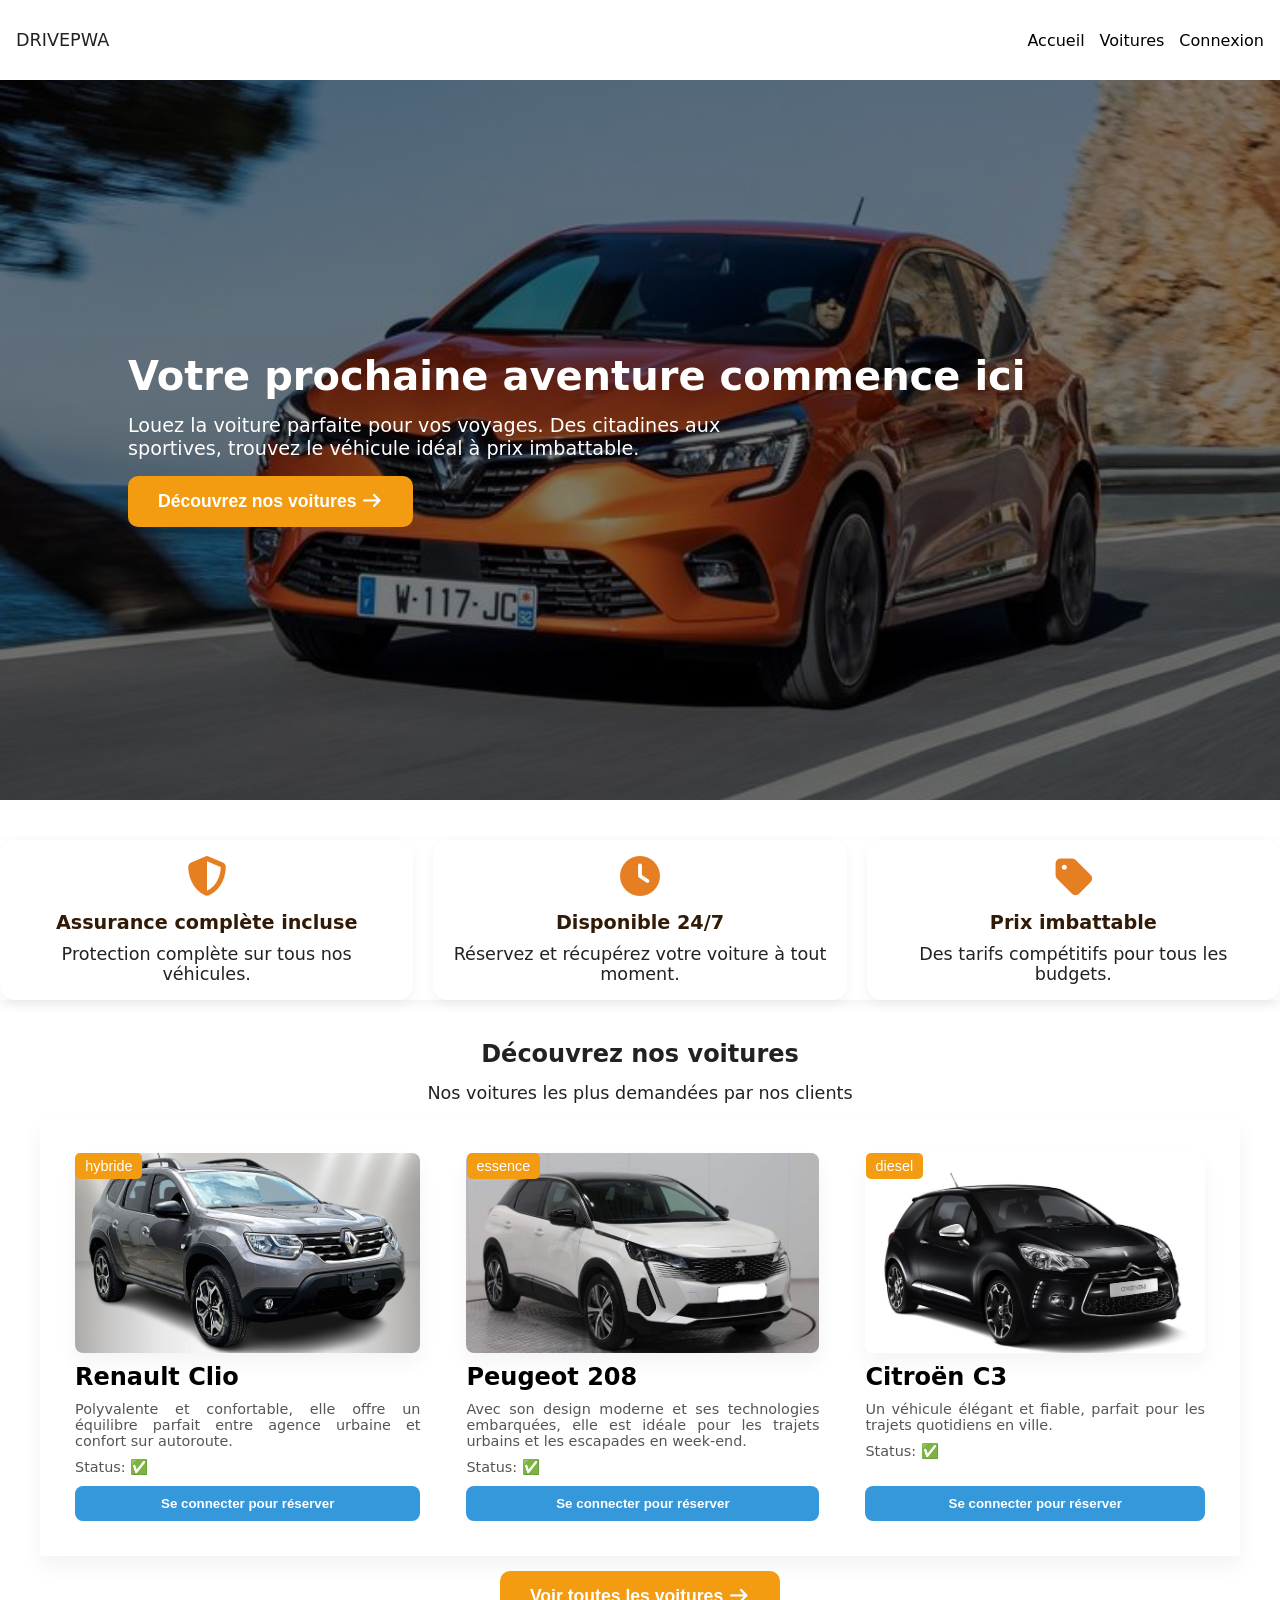
<file: index.html>
<!doctype html>
<html lang="fr">

<head>
  <meta charset="utf-8" />
  <meta name="viewport" content="width=device-width,initial-scale=1" />
  <title>To-Do PWA - Exemple</title>
  <link rel="manifest" href="manifest.json" crossorigin="anonymous" />
  <link rel="stylesheet" href="css/all.min.css">
  <link rel="stylesheet" href="css/styles.css" />
  <meta name="theme-color" content="#2d89ef" />
</head>

<body>
  <nav class="navbar">
      <div class="logo" onclick="showPage('home')">
        <p>DRIVEPWA</p>
      </div>
      <ul class="nav-links">
        <a href="#" onclick="showPage('home')">Accueil</a>
        <a href="#" onclick="showPage('cars')">Voitures</a>
        <a href="#" id="nav-auth-btn" onclick="showPage('auth')">Connexion</a>
      </ul>
  </nav>
  <main class="container">

    <section id="page-home" class="page"> </section>
    <section id="page-cars" class="page" style="display:none;"> </section>
    <section id="page-auth" class="page" style="display:none;"> </section>
    <section id="page-reserve" class="page" style="display:none;"> </section>
     <section id="page-my-bookings" class="page" style="display:none;"> </section>
  </main>

  <script src="app.js"></script>
  <script>
    // Registrarion du Service Worker
    if ('serviceWorker' in navigator) {
      navigator.serviceWorker.register('service-worker.js')
        .then(() => console.log('Service Worker enregistré'))
        .catch(err => console.error('Erreur SW:', err));
    }
  </script>
</body>

</html>
</file>
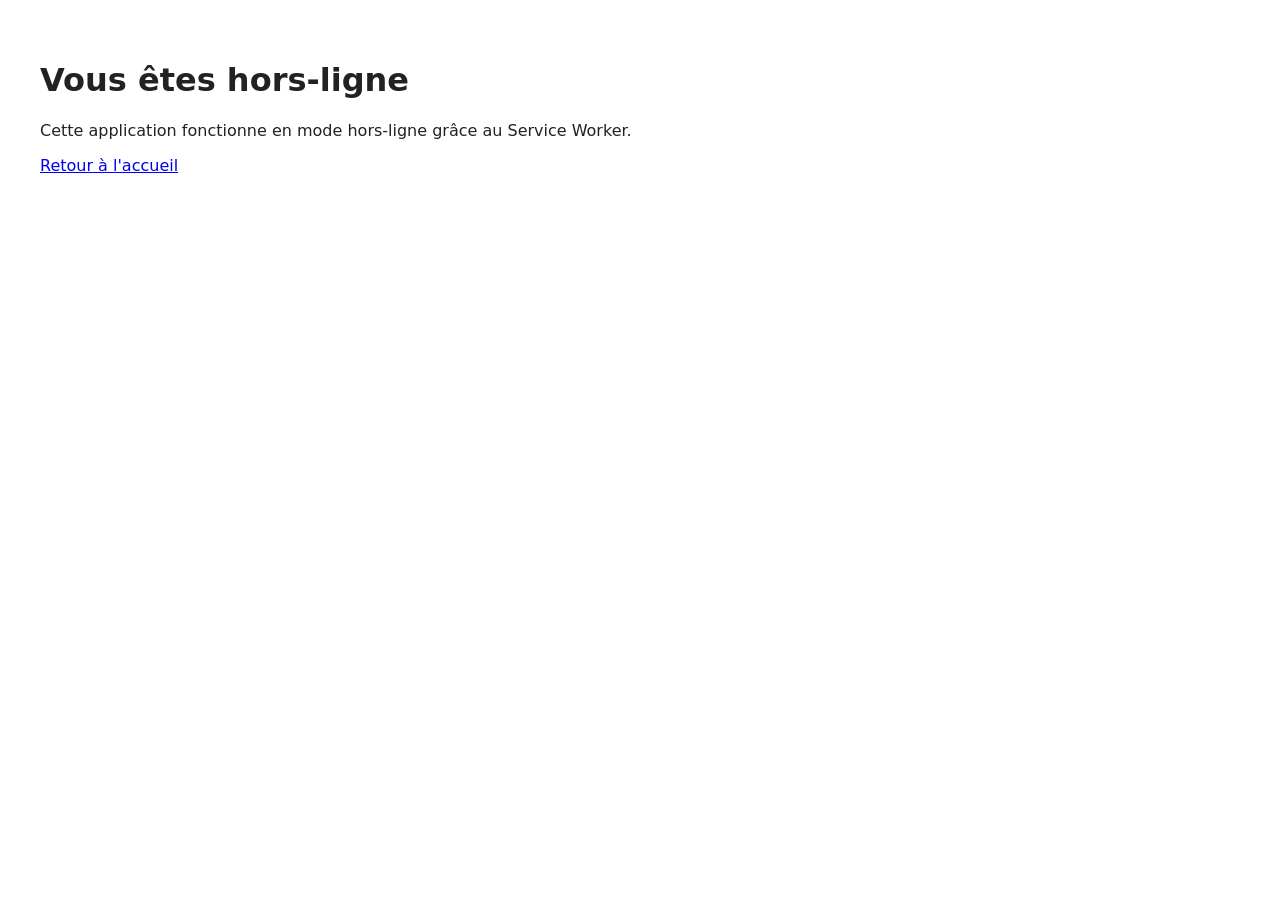
<file: offline.html>
<!doctype html>
<html lang="fr">
<head><meta charset="utf-8"><meta name="viewport" content="width=device-width,initial-scale=1"><title>Hors-ligne</title></head>
<body style="font-family:system-ui;padding:2rem;background:#fff;color:#222">
  <h1>Vous êtes hors-ligne</h1>
  <p>Cette application fonctionne en mode hors-ligne grâce au Service Worker.</p>
  <a href="./">Retour à l'accueil</a>
</body>
</html>
</file>
<file: css/styles.css>
:root{font-family:system-ui,-apple-system,Segoe UI,Roboto,"Helvetica Neue",Arial;--accent:#2d89ef}
*{
    box-sizing: border-box;
    margin:0;
    padding: 0;
}
body{
    font-family: system-ui, -apple-system, Segoe UI, Roboto, "Helvetica Neue", Arial, sans-serif;
    background-color: #ffff;
    color:#222
}
nav{
    background-color: #ffffff;
    padding:1rem;
    width: 100%;
    height: 5rem;
    color:#000000;
    display:grid;
    grid-auto-flow: column;
    justify-content: space-between;
    align-items: center;
}
ul{
    display: grid;
    grid-auto-flow: column;
    gap: 15px;
}
a{
    text-decoration: none;
    text-transform: capitalize;
    color: #000000;
    font-weight: 400;
    
}
p{
    font-size: 1.1rem;
    color: #222;
   
}
.home-header{
    width: 100%;
    height: 50rem;
}

/* Hero Section */
.home-header {
    position: relative;
    height: 80vh;
    width: 100%;
    background: linear-gradient(rgba(0,0,0,0.5), rgba(0,0,0,0.5)), 
                url('../assets/voiture/route.jpeg') no-repeat center center/cover;
    display: flex;
    flex-direction: column;
    align-items: start;
    justify-content: center;
    color: white;
    padding: 0 10%;
    overflow: hidden;
    gap: 1rem;
}

.home-header h1 {
    font-size: 2.5rem;
    line-height: 1.1;
    text-align: left; /* Pour éviter le centrage par défaut de ton CSS précédent */
}
.home-header p {
    color: white;
    text-align: left; /* Pour éviter le centrage par défaut de ton CSS précédent */
    font-size: 1.2rem;
    max-width: 600px;
}

.home-header-btn {
    background-color: #f39c12;
    color: white;
    padding: 15px 30px;
    border: none;
    border-radius: 10px;
    font-size: 1.1rem;
    font-weight: bold;
    cursor: pointer;
    transition: 0.3s;
}

.home-header-btn:hover {
    background-color: #e67e22;
    transform: scale(1.05);
}

.features {
    display: grid;
    box-shadow: 0 4px 12px rgba(0,0,0,0.05);
    grid-template-columns: repeat(auto-fit, minmax(250px, 1fr));
    gap: 20px;
    margin-top: 40px;
}

.feature {
    height: 10rem;
    display: flex;
    flex-direction: column;
    justify-content: center;
    padding: 20px;
    border-radius: 15px;
    background: white;
    text-align: center;
    box-shadow: 0 4px 12px rgba(0,0,0,0.05);
}
.feature i {
    font-size: 2.5rem;
    color: #e67e22;
    margin-bottom: 15px;
}
.feature h3 {
    color: #311b07;
    font-size: 1.2rem;
    margin-bottom: 10px;
}
.discover{
    display: flex;
    flex-direction: column;
    align-items: center;
    justify-content: center;
    gap: 15px;
    margin-top: 40px;
}
.car-grid {
    display: grid;
    grid-template-columns: repeat(auto-fit, minmax(300px, 1fr));
    gap: 20px;
    margin-bottom: 30px;
}

.view-all {
    margin-top: 20px;
}

.btn-outline {
    background: transparent;
    border: 2px solid #f39c12;
    color: #f39c12;
    padding: 10px 25px;
    border-radius: 8px;
    font-weight: bold;
    cursor: pointer;
    transition: 0.3s;
}

.btn-outline:hover {
    background: #f39c12;
    color: white;
}

.car-demo {
    box-shadow: 0 10px 20px rgba(0,0,0,0.05);
    display: grid;
    grid-auto-flow: column;
    padding: 20px;
    max-width: 1200px;
    margin: 0 auto;
    gap:1rem;
    text-align: justify
}
.car-card {
    position: relative;
    margin: 0;
    border-radius: 15px;
    padding: 15px;
    gap: 10px;
    display: flex;
    flex-direction: column;
    color: #000000;
    
}
.car-type {
    position: absolute;
    top: 0.95rem;
    left: 0.95rem;
    background-color: #f39c12;
    color: white;
    padding: 5px 10px;
    border-radius: 5px;
    border: none;
    font-size: 0.9rem;
}
.car-image {
    width: 100%;
    height: 200px;
    border-radius: 8px;
    box-shadow: 0 10px 20px rgba(41, 32, 32, 0.05);
}
.car-content {
    flex-grow: 1;
    gap: 10px;
    display: flex;
    flex-direction: column;
}
.car-content p{
    color: #555;
    font-size: 0.9rem;
}
.btn-reserve {
    background-color: #3498db;
    color: white;
    border: none;
    padding: 10px 15px;
    border-radius: 8px;
    font-weight: bold;
    cursor: pointer;
    transition: background 0.3s;
}

.btn-reserve:disabled {
    background-color: #bdc3c7;
    cursor: not-allowed;
} 
.home-footer-btn{
    background-color: #f39c12;
    color: white;
    padding: 15px 30px;
    border: none;
    border-radius: 10px;
    font-size: 1.1rem;
    font-weight: bold;
    cursor: pointer;
    transition: 0.3s;
}
.auth-container {
  display: flex;
  justify-content: center;
  align-items: center;
  min-height: 80vh;
}

.auth-card {
  text-align: center;
  padding: 30px;
  border-radius: 15px;
  box-shadow: 0 10px 25px rgba(0,0,0,0.1);
  width: 100%;
  max-width: 400px;
}

.auth-header {
  display: flex;
  margin-bottom: 25px;
  border-bottom: 2px solid #eee;
}

.auth-header button {
  flex: 1;
  padding: 10px;
  background: none;
  border: none;
  font-weight: bold;
  color: #888;
  cursor: pointer;
}

.auth-header button.active {
  color: #f39c12;
  border-bottom: 2px solid #f39c12;
}

.auth-card input {
  width: 100%;
  padding: 12px;
  margin: 10px 0;
  border: 1px solid #ddd;
  border-radius: 8px;
}

.btn-main {
  background: #f39c12;
  color: white;
  width: 100%;
  padding: 12px;
  border: none;
  border-radius: 8px;
  font-weight: bold;
  margin-top: 15px;
  cursor: pointer;
}
.container_voiture{
    display: flex;
    flex-direction: column;
    max-width:1200px;
    padding:1rem;
    background:#fff;
    border-radius:8px;
    box-shadow:0 6px 24px rgba(0,0,0,.06);
    gap: 0.5rem;
}
/* Container de la page voitures */
.cars-container {
    padding: 2rem;
    max-width: 1200px;
    margin: 0 auto;
}

.cars-container h1 {
    text-align: center;
    margin-bottom: 2rem;
    color: #333;
}

/* La Grille */
.car-grid {
    display: grid;
    grid-template-columns: repeat(auto-fill, minmax(300px, 1fr));
    gap: 25px;
}

/* Style des cartes (plus poussé) */
.card-car {
    background: white;
    border-radius: 15px;
    overflow: hidden;
    box-shadow: 0 5px 15px rgba(0,0,0,0.1);
    transition: transform 0.3s ease;
    display: flex;
    flex-direction: column;
    justify-content: space-between;
    gap: 1.5rem;
}

.card-car:hover {
    transform: translateY(-5px);
}

.car-image-box {
    height: 200px;
    position: relative;
}

.badge-type {
    position: absolute;
    top: 10px;
    left: 10px;
    background: #f39c12;
    color: white;
    padding: 5px 12px;
    border-radius: 20px;
    font-size: 0.8rem;
    font-weight: bold;
}

.content-car {
    padding: 0.5rem;;
}

.content-car h2 {
    margin: 0 0 10px 0;
    font-size: 1.4rem;
}

.car-desc {
    font-size: 0.9rem;
    color: #666;
    line-height: 1.4;
    margin-bottom: 15px;
}

.price-tag {
    font-weight: bold;
    color: #2d89ef;
    font-size: 1.1rem;
}

/* Layout Réservation */
.booking-container {
  display: grid;
  grid-template-columns: 1fr 1fr; /* Garde les deux colonnes égales */
  gap: 3rem;                     /* Espacement entre les deux blocs */
  padding: 2rem;
  border-radius: 12px;
  
 
  max-width: 900px;             
  margin: 2rem auto;             /* Centre le conteneur horizontalement */
  align-items: start;            /* Aligne les blocs vers le haut si l'un est plus court */
}

.booking-car-image {
  width: 100%;
  height: 17rem;
  margin-bottom: 20px;
  
}
.booking-car-info {
    display: flex;
    flex-direction: column;
    gap: 0.5rem;
    text-align: justify;
    padding: 0.5rem;
}
.btn-back {
    background-color: #f39c12;
    color: white;
    border: 2px solid;
    padding: 8px 15px;
    border-radius: 8px;
    font-weight: bold;
    cursor: pointer;
    transition: background 0.3s, color 0.3s;
}
.booking-car-details{
    display: flex;
    flex-direction: column;
    gap: 0.5rem;
    justify-content: center;
    align-items: center;
    background-color: #e74c3c;
}

.booking-form-card {
    color: #222; /* Pour rendre le texte "Finalisez votre réservation" visible */
}

.booking-form-card input {
    width: 100%;
    margin-bottom: 1rem;
    padding: 0.5rem;
    border-radius: 4px;
    border: none;
}
/* Tableau de gestion */
.bookings-table {
  width: 100%;
  border-collapse: collapse;
  background: white;
  border-radius: 10px;
  overflow: hidden;
  margin-top: 20px;
}

.bookings-table th, .bookings-table td {
  padding: 15px;
  text-align: left;
  border-bottom: 1px solid #eee;
}

.bookings-table th {
  background-color: #f8f9fa;
  color: #333;
}

.btn-edit { color: #2d89ef; border: none; background: none; cursor: pointer; }
.btn-delete { color: #e74c3c; border: none; background: none; cursor: pointer; }


@media (max-width: 768px) {
    
    nav {
        height: auto;
        display: flex;
        flex-direction: column;
        padding: 1rem;
        gap: 10px;
    }
    
    ul {
        display: flex;
        flex-direction: row; 
        justify-content: center;
    }
    .car-content {
    display: grid;
    justify-items: start; 
    }
    .booking-container {
        grid-template-columns: 1fr; 
        padding: 1rem;
        gap: 1rem;
    }

    .car-demo {
        grid-auto-flow: row; 
        grid-template-columns: 1fr; 
        padding: 10px;
    }

    .features {
        grid-template-columns: 1fr;
    }

    .home-header {
        display: flex;
        flex-direction: column;
        align-items: flex-start;
        justify-content: center;
        height: 60vh;
        padding: 0 5%; 
        gap: 1rem;
        text-align: left;
       
    }
    
    .home-header h1 {
        font-size: 1.8rem;
        text-align: start;
    }
}
</file>
